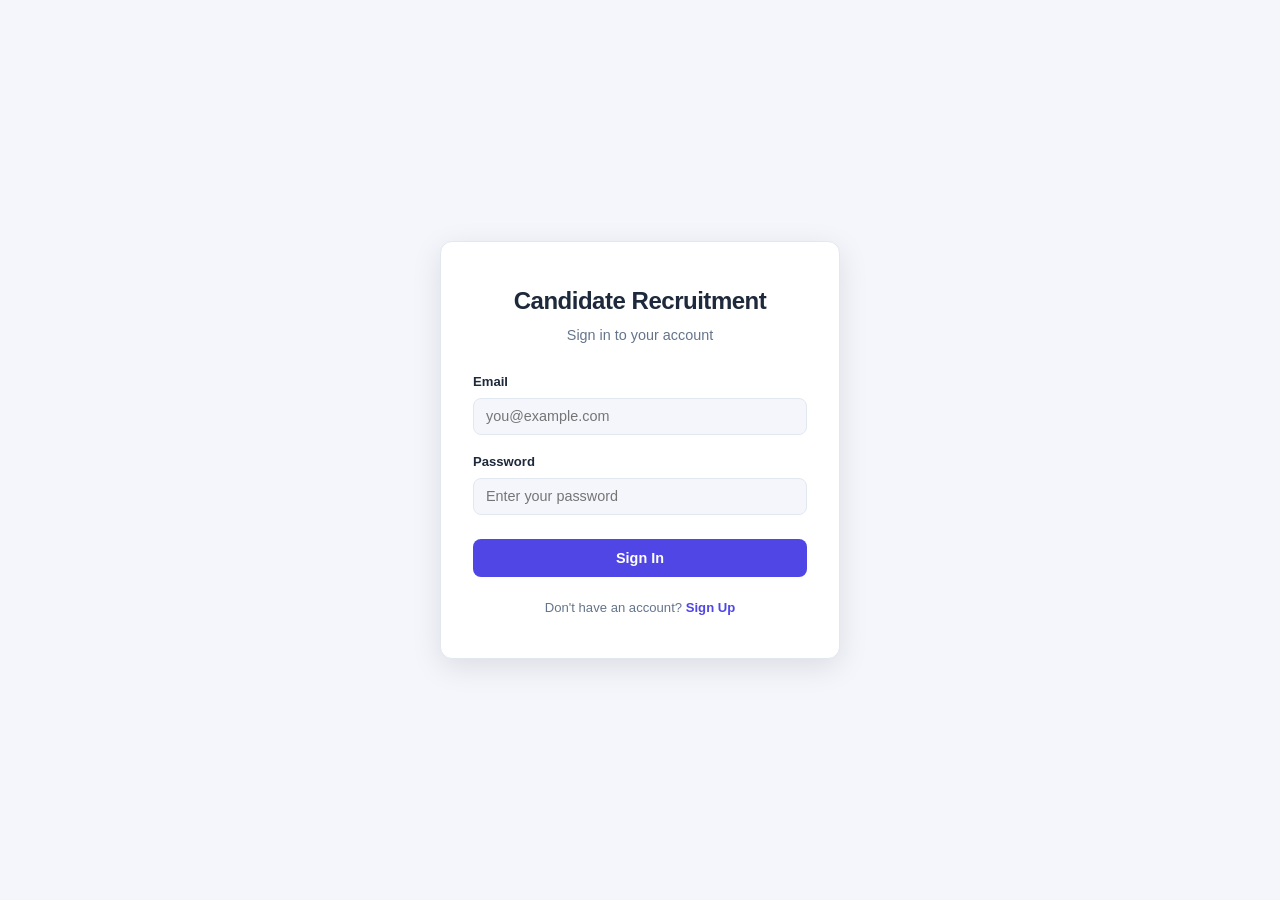
<file: frontend/index.html>
<!DOCTYPE html>
<html lang="en">

<head>
    <meta charset="UTF-8" />
    <meta name="viewport" content="width=device-width, initial-scale=1.0" />
    <title>Candidate Recruitment</title>
    <link rel="stylesheet" href="style.css" />
</head>

<body>
    <div class="container">
        <header>
            <div class="header-bar">
                <div>
                    <h1>Candidate Recruitment</h1>
                    <p class="subtitle">Evaluate candidates and schedule interviews</p>
                </div>
                <div class="user-info">
                    <span class="user-email" id="user-email"></span>
                    <button class="btn-logout" id="logout-btn">Sign Out</button>
                </div>
            </div>
        </header>

        <main>
            <!-- Step 1: Evaluate Candidates -->
            <section class="card" id="evaluate-section">
                <div class="card-header">
                    <span class="step-badge">1</span>
                    <div>
                        <h2>Evaluate Candidates</h2>
                        <p class="card-desc">Upload candidate info CSV to evaluate against the job description</p>
                    </div>
                </div>

                <!-- Inline Dashboard for Evaluation -->
                <div class="section-dashboard">
                    <div class="section-stats">
                        <div class="mini-metric-card">
                            <span class="mini-metric-value" id="eval-total">0</span>
                            <span class="mini-metric-label">Total Evaluated</span>
                        </div>
                        <div class="mini-metric-card mini-metric--success">
                            <span class="mini-metric-value" id="eval-accepted">0</span>
                            <span class="mini-metric-label">Accepted</span>
                        </div>
                        <div class="mini-metric-card mini-metric--error">
                            <span class="mini-metric-value" id="eval-rejected">0</span>
                            <span class="mini-metric-label">Rejected</span>
                        </div>
                        <div class="mini-metric-card mini-metric--info">
                            <span class="mini-metric-value" id="eval-pct">0%</span>
                            <span class="mini-metric-label">Acceptance Rate</span>
                        </div>
                    </div>
                </div>
                <div class="prev-results-panel">
                    <h4 class="prev-results-title">Previous Results</h4>
                    <div class="prev-results-table-wrap" id="eval-last-results">
                        <p class="prev-results-empty">No results yet</p>
                    </div>
                </div>

                <div class="upload-area" id="evaluate-drop">
                    <input type="file" id="evaluate-file" accept=".csv" hidden />
                    <div class="upload-icon">
                        <svg width="48" height="48" viewBox="0 0 24 24" fill="none" stroke="currentColor"
                            stroke-width="1.5" stroke-linecap="round" stroke-linejoin="round">
                            <path d="M14 2H6a2 2 0 0 0-2 2v16a2 2 0 0 0 2 2h12a2 2 0 0 0 2-2V8z" />
                            <polyline points="14 2 14 8 20 8" />
                            <line x1="12" y1="18" x2="12" y2="12" />
                            <polyline points="9 15 12 12 15 15" />
                        </svg>
                    </div>
                    <p class="upload-text">Drag & drop your <strong>candidate info CSV</strong> here</p>
                    <p class="upload-hint">or click to browse &middot; .csv only</p>
                    <p class="file-name" id="evaluate-file-name"></p>
                </div>

                <div class="form-group" style="margin-top:1.25rem">
                    <label for="jd-input">Job Description</label>
                    <textarea id="jd-input" rows="6" placeholder="Paste the job description for this role…"></textarea>
                </div>

                <div class="form-group">
                    <label for="test-link-input">Assessment Test Link</label>
                    <input type="url" id="test-link-input" placeholder="https://your-test-platform.com/start?token=…" />
                </div>

                <div class="card-actions">
                    <button class="btn btn-secondary" id="eval-refresh-btn">
                        <span class="btn-text">Refresh Results</span>
                    </button>
                    <button class="btn btn-primary" id="evaluate-btn" disabled>
                        <span class="btn-text">Evaluate</span>
                        <span class="btn-loader" hidden></span>
                    </button>
                </div>
            </section>

            <!-- Step 2: Schedule Interviews -->
            <section class="card" id="schedule-section">
                <div class="card-header">
                    <span class="step-badge">2</span>
                    <div>
                        <h2>Schedule Interviews</h2>
                        <p class="card-desc">Upload test results CSV to schedule interviews for qualified candidates</p>
                    </div>
                </div>

                <!-- Inline Dashboard for Scheduling -->
                <div class="section-dashboard">
                    <div class="section-stats">
                        <div class="mini-metric-card">
                            <span class="mini-metric-value" id="sched-total">0</span>
                            <span class="mini-metric-label">Total Processed</span>
                        </div>
                        <div class="mini-metric-card mini-metric--success">
                            <span class="mini-metric-value" id="sched-scheduled">0</span>
                            <span class="mini-metric-label">Scheduled</span>
                        </div>
                        <div class="mini-metric-card mini-metric--error">
                            <span class="mini-metric-value" id="sched-rejected">0</span>
                            <span class="mini-metric-label">Rejected</span>
                        </div>
                        <div class="mini-metric-card mini-metric--info">
                            <span class="mini-metric-value" id="sched-pct">0%</span>
                            <span class="mini-metric-label">Acceptance Rate</span>
                        </div>
                    </div>
                </div>
                <div class="prev-results-panel">
                    <h4 class="prev-results-title">Previous Results</h4>
                    <div class="prev-results-table-wrap" id="sched-last-results">
                        <p class="prev-results-empty">No results yet</p>
                    </div>
                </div>

                <div class="upload-area" id="schedule-drop">
                    <input type="file" id="schedule-file" accept=".csv" hidden />
                    <div class="upload-icon">
                        <svg width="48" height="48" viewBox="0 0 24 24" fill="none" stroke="currentColor"
                            stroke-width="1.5" stroke-linecap="round" stroke-linejoin="round">
                            <rect x="3" y="4" width="18" height="18" rx="2" ry="2" />
                            <line x1="16" y1="2" x2="16" y2="6" />
                            <line x1="8" y1="2" x2="8" y2="6" />
                            <line x1="3" y1="10" x2="21" y2="10" />
                        </svg>
                    </div>
                    <p class="upload-text">Drag & drop your <strong>test results CSV</strong> here</p>
                    <p class="upload-hint">or click to browse &middot; .csv only</p>
                    <p class="file-name" id="schedule-file-name"></p>
                </div>

                <div class="schedule-options">
                    <div class="form-group">
                        <label for="interview-date">Interview Date</label>
                        <input type="date" id="interview-date" />
                    </div>
                    <div class="form-group">
                        <label for="interview-start-time">Start Time</label>
                        <input type="time" id="interview-start-time" value="11:30" />
                    </div>
                    <div class="form-group">
                        <label for="interview-duration">Duration (min)</label>
                        <select id="interview-duration">
                            <option value="15">15</option>
                            <option value="30" selected>30</option>
                            <option value="45">45</option>
                            <option value="60">60</option>
                        </select>
                    </div>
                    <div class="form-group">
                        <label for="interview-gap">Gap (min)</label>
                        <select id="interview-gap">
                            <option value="5" selected>5</option>
                            <option value="10">10</option>
                            <option value="15">15</option>
                            <option value="20">20</option>
                        </select>
                    </div>
                </div>

                <div class="card-actions">
                    <button class="btn btn-secondary" id="sched-refresh-btn">
                        <span class="btn-text">Refresh Results</span>
                    </button>
                    <button class="btn btn-primary" id="schedule-btn" disabled>
                        <span class="btn-text">Schedule Interviews</span>
                        <span class="btn-loader" hidden></span>
                    </button>
                </div>
            </section>

            <!-- Settings -->
            <section class="card" id="settings-section">
                <div class="card-header">
                    <span class="step-badge">&#9881;</span>
                    <div>
                        <h2>Settings</h2>
                        <p class="card-desc">Configure vacancy count and other preferences</p>
                    </div>
                </div>
                <div class="settings-row">
                    <div class="form-group">
                        <label for="vacancy-count">Vacancy Count</label>
                        <input type="number" id="vacancy-count" min="1" value="10" />
                    </div>
                    <button class="btn btn-primary" id="save-settings-btn">
                        <span class="btn-text">Save</span>
                        <span class="btn-loader" hidden></span>
                    </button>
                </div>
            </section>
        </main>

        <footer>
            <p>Candidate Recruitment System &copy; 2026</p>
        </footer>
    </div>

    <script src="app.js"></script>
</body>

</html>
</file>
<file: frontend/style.css>
/* ── Reset & Base ─────────────────────────────────────────────────────────── */
*,
*::before,
*::after {
  margin: 0;
  padding: 0;
  box-sizing: border-box;
}

:root {
  --clr-bg: #f4f6fb;
  --clr-surface: #ffffff;
  --clr-primary: #4f46e5;
  --clr-primary-hover: #4338ca;
  --clr-primary-light: #eef2ff;
  --clr-text: #1e293b;
  --clr-text-muted: #64748b;
  --clr-border: #e2e8f0;
  --clr-success: #16a34a;
  --clr-success-bg: #f0fdf4;
  --clr-error: #dc2626;
  --clr-error-bg: #fef2f2;
  --clr-warning: #d97706;
  --clr-warning-bg: #fffbeb;
  --radius: 12px;
  --shadow-sm: 0 1px 2px rgba(0, 0, 0, 0.05);
  --shadow-md: 0 4px 12px rgba(0, 0, 0, 0.08);
  --shadow-lg: 0 8px 30px rgba(0, 0, 0, 0.1);
  --transition: 0.2s ease;
}

body {
  font-family: -apple-system, BlinkMacSystemFont, "Segoe UI", Roboto,
    "Helvetica Neue", Arial, sans-serif;
  background: var(--clr-bg);
  color: var(--clr-text);
  line-height: 1.6;
  min-height: 100vh;
}

/* ── Layout ──────────────────────────────────────────────────────────────── */
.container {
  max-width: 960px;
  margin: 0 auto;
  padding: 2rem 1.25rem 3rem;
}

header {
  text-align: center;
  margin-bottom: 2.5rem;
}

header h1 {
  font-size: 1.85rem;
  font-weight: 700;
  letter-spacing: -0.02em;
  color: var(--clr-text);
}

.subtitle {
  color: var(--clr-text-muted);
  font-size: 0.95rem;
  margin-top: 0.25rem;
}

footer {
  text-align: center;
  margin-top: 3rem;
  color: var(--clr-text-muted);
  font-size: 0.8rem;
}

/* ── Section Dashboard (inline per-section) ──────────────────────────────── */
.section-dashboard {
  display: flex;
  gap: 1rem;
  margin-bottom: 1rem;
  padding: 1rem;
  background: var(--clr-bg);
  border: 1px solid var(--clr-border);
  border-radius: var(--radius);
}

.section-stats {
  display: grid;
  grid-template-columns: repeat(4, 1fr);
  gap: 0.5rem;
  width: 100%;
}

.mini-metric-card {
  background: var(--clr-surface);
  border: 1px solid var(--clr-border);
  border-radius: 8px;
  padding: 0.65rem 0.75rem;
  text-align: center;
  transition: transform var(--transition), box-shadow var(--transition);
}

.mini-metric-card:hover {
  transform: translateY(-1px);
  box-shadow: var(--shadow-sm);
}

.mini-metric-value {
  display: block;
  font-size: 1.2rem;
  font-weight: 700;
  line-height: 1.2;
}

.mini-metric-label {
  display: block;
  font-size: 0.65rem;
  color: var(--clr-text-muted);
  margin-top: 0.15rem;
  text-transform: uppercase;
  letter-spacing: 0.04em;
  font-weight: 500;
}

.mini-metric--success .mini-metric-value { color: var(--clr-success); }
.mini-metric--error   .mini-metric-value { color: var(--clr-error); }
.mini-metric--info    .mini-metric-value { color: #6366f1; }

.mini-metric--success { border-left: 3px solid var(--clr-success); }
.mini-metric--error   { border-left: 3px solid var(--clr-error); }
.mini-metric--info    { border-left: 3px solid #6366f1; }

/* ── Previous Results Panel (scrollable table) ─────────────────────────── */
.prev-results-panel {
  width: 100%;
  background: var(--clr-surface);
  border: 1px solid var(--clr-border);
  border-radius: var(--radius);
  padding: 1rem 1.25rem;
  margin-bottom: 1.25rem;
}

.prev-results-title {
  font-size: 0.85rem;
  font-weight: 600;
  color: var(--clr-text-muted);
  text-transform: uppercase;
  letter-spacing: 0.04em;
  margin-bottom: 0.75rem;
  padding-bottom: 0.4rem;
  border-bottom: 1px solid var(--clr-border);
}

.prev-results-table-wrap {
  max-height: 320px;
  overflow-y: auto;
  overflow-x: auto;
}

.prev-results-table {
  width: 100%;
  border-collapse: collapse;
  font-size: 0.82rem;
  min-width: 500px;
}

.prev-results-table th,
.prev-results-table td {
  text-align: left;
  padding: 0.55rem 0.75rem;
  border-bottom: 1px solid var(--clr-border);
  white-space: nowrap;
}

.prev-results-table th {
  font-weight: 600;
  color: var(--clr-text-muted);
  font-size: 0.75rem;
  text-transform: uppercase;
  letter-spacing: 0.04em;
  background: var(--clr-bg);
  position: sticky;
  top: 0;
  z-index: 1;
}

.prev-results-table td.reason-cell {
  white-space: normal;
  max-width: 220px;
  word-break: break-word;
}

.prev-results-table tbody tr:hover {
  background: var(--clr-primary-light);
}

.prev-results-table a {
  color: var(--clr-primary);
  text-decoration: none;
  font-weight: 500;
}

.prev-results-table a:hover {
  text-decoration: underline;
}

.prev-results-empty {
  color: var(--clr-text-muted);
  font-size: 0.85rem;
  font-style: italic;
  padding: 1rem 0;
  text-align: center;
}

/* ── Scheduling Options Row ──────────────────────────────────────────────── */
.schedule-options {
  display: grid;
  grid-template-columns: repeat(4, 1fr);
  gap: 0.75rem;
  margin-top: 1.25rem;
  padding: 1rem;
  background: var(--clr-bg);
  border: 1px solid var(--clr-border);
  border-radius: var(--radius);
}

.schedule-options .form-group {
  margin-bottom: 0;
}

.schedule-options select {
  width: 100%;
  padding: 0.6rem 0.75rem;
  font-size: 0.9rem;
  border: 1px solid var(--clr-border);
  border-radius: 8px;
  background: var(--clr-surface);
  color: var(--clr-text);
  outline: none;
  transition: border-color var(--transition), box-shadow var(--transition);
  cursor: pointer;
}

.schedule-options select:focus {
  border-color: var(--clr-primary);
  box-shadow: 0 0 0 3px rgba(79, 70, 229, 0.12);
}

/* ── Warning Banner ──────────────────────────────────────────────────────── */
.warning-banner {
  background: var(--clr-warning-bg);
  color: var(--clr-warning);
  padding: 0.75rem 1rem;
  border-radius: 8px;
  font-size: 0.85rem;
  font-weight: 500;
}

/* ── Card ────────────────────────────────────────────────────────────────── */
.card {
  background: var(--clr-surface);
  border: 1px solid var(--clr-border);
  border-radius: var(--radius);
  padding: 1.75rem;
  margin-bottom: 1.5rem;
  box-shadow: var(--shadow-sm);
  transition: box-shadow var(--transition);
}

.card:hover {
  box-shadow: var(--shadow-md);
}

.card-header {
  display: flex;
  align-items: flex-start;
  gap: 1rem;
  margin-bottom: 1.25rem;
}

.step-badge {
  display: inline-flex;
  align-items: center;
  justify-content: center;
  width: 32px;
  height: 32px;
  border-radius: 50%;
  background: var(--clr-primary);
  color: #fff;
  font-size: 0.85rem;
  font-weight: 700;
  flex-shrink: 0;
  margin-top: 2px;
}

.card-header h2 {
  font-size: 1.15rem;
  font-weight: 600;
}

.card-desc {
  font-size: 0.85rem;
  color: var(--clr-text-muted);
  margin-top: 0.15rem;
}

/* ── Upload Area ─────────────────────────────────────────────────────────── */
.upload-area {
  border: 2px dashed var(--clr-border);
  border-radius: var(--radius);
  padding: 2rem 1.5rem;
  text-align: center;
  cursor: pointer;
  transition: border-color var(--transition), background var(--transition);
}

.upload-area:hover,
.upload-area.drag-over {
  border-color: var(--clr-primary);
  background: var(--clr-primary-light);
}

.upload-area.has-file {
  border-color: var(--clr-success);
  background: var(--clr-success-bg);
}

.upload-icon {
  color: var(--clr-text-muted);
  margin-bottom: 0.75rem;
  transition: color var(--transition);
}

.upload-area:hover .upload-icon,
.upload-area.drag-over .upload-icon {
  color: var(--clr-primary);
}

.upload-area.has-file .upload-icon {
  color: var(--clr-success);
}

.upload-text {
  font-size: 0.95rem;
  color: var(--clr-text);
}

.upload-hint {
  font-size: 0.8rem;
  color: var(--clr-text-muted);
  margin-top: 0.25rem;
}

.file-name {
  margin-top: 0.5rem;
  font-size: 0.85rem;
  font-weight: 600;
  color: var(--clr-success);
  word-break: break-all;
}

/* ── Actions ─────────────────────────────────────────────────────────────── */
.card-actions {
  display: flex;
  align-items: center;
  justify-content: space-between;
  margin-top: 1.25rem;
  gap: 1rem;
  flex-wrap: wrap;
}

/* ── Toggle Switch ───────────────────────────────────────────────────────── */
.toggle-label {
  display: inline-flex;
  align-items: center;
  gap: 0.6rem;
  font-size: 0.82rem;
  color: var(--clr-text-muted);
  cursor: pointer;
  user-select: none;
}

.toggle-label input {
  display: none;
}

.toggle-switch {
  position: relative;
  width: 36px;
  height: 20px;
  background: var(--clr-border);
  border-radius: 10px;
  flex-shrink: 0;
  transition: background var(--transition);
}

.toggle-switch::after {
  content: "";
  position: absolute;
  top: 2px;
  left: 2px;
  width: 16px;
  height: 16px;
  background: #fff;
  border-radius: 50%;
  transition: transform var(--transition);
  box-shadow: var(--shadow-sm);
}

.toggle-label input:checked + .toggle-switch {
  background: var(--clr-primary);
}

.toggle-label input:checked + .toggle-switch::after {
  transform: translateX(16px);
}

/* ── Button ──────────────────────────────────────────────────────────────── */
.btn {
  display: inline-flex;
  align-items: center;
  gap: 0.5rem;
  padding: 0.6rem 1.4rem;
  font-size: 0.9rem;
  font-weight: 600;
  border: none;
  border-radius: 8px;
  cursor: pointer;
  transition: background var(--transition), opacity var(--transition);
  flex-shrink: 0;
}

.btn-primary {
  background: var(--clr-primary);
  color: #fff;
}

.btn-primary:hover:not(:disabled) {
  background: var(--clr-primary-hover);
}

.btn-secondary {
  background: var(--clr-surface);
  color: var(--clr-primary);
  border: 1px solid var(--clr-primary);
}

.btn-secondary:hover:not(:disabled) {
  background: var(--clr-primary-light);
}

.btn:disabled {
  opacity: 0.45;
  cursor: not-allowed;
}

.btn-loader {
  width: 16px;
  height: 16px;
  border: 2px solid rgba(255, 255, 255, 0.3);
  border-top-color: #fff;
  border-radius: 50%;
  animation: spin 0.6s linear infinite;
}

@keyframes spin {
  to { transform: rotate(360deg); }
}

/* ── Results ─────────────────────────────────────────────────────────────── */
.results {
  margin-top: 1.5rem;
  border-top: 1px solid var(--clr-border);
  padding-top: 1.25rem;
}

.results-summary {
  display: flex;
  gap: 0.75rem;
  flex-wrap: wrap;
  margin-bottom: 1rem;
}

.stat {
  display: flex;
  align-items: center;
  gap: 0.4rem;
  padding: 0.35rem 0.75rem;
  border-radius: 20px;
  font-size: 0.8rem;
  font-weight: 600;
}

.stat--total {
  background: var(--clr-primary-light);
  color: var(--clr-primary);
}

.stat--success {
  background: var(--clr-success-bg);
  color: var(--clr-success);
}

.stat--error {
  background: var(--clr-error-bg);
  color: var(--clr-error);
}

.stat--warning {
  background: var(--clr-warning-bg);
  color: var(--clr-warning);
}

/* ── Result Table ────────────────────────────────────────────────────────── */
.result-table-wrap {
  overflow-x: auto;
  margin-top: 0.75rem;
}

.result-table {
  width: 100%;
  border-collapse: collapse;
  font-size: 0.82rem;
}

.result-table th,
.result-table td {
  text-align: left;
  padding: 0.55rem 0.75rem;
  border-bottom: 1px solid var(--clr-border);
}

.result-table th {
  font-weight: 600;
  color: var(--clr-text-muted);
  font-size: 0.75rem;
  text-transform: uppercase;
  letter-spacing: 0.04em;
  background: var(--clr-bg);
  position: sticky;
  top: 0;
}

.result-table tbody tr:hover {
  background: var(--clr-primary-light);
}

.badge {
  display: inline-block;
  padding: 0.15rem 0.55rem;
  border-radius: 10px;
  font-size: 0.72rem;
  font-weight: 700;
  text-transform: uppercase;
  letter-spacing: 0.03em;
}

.badge--yes { background: var(--clr-success-bg); color: var(--clr-success); }
.badge--no  { background: var(--clr-error-bg); color: var(--clr-error); }
.badge--err { background: var(--clr-warning-bg); color: var(--clr-warning); }

/* ── Error Banner ────────────────────────────────────────────────────────── */
.error-banner {
  background: var(--clr-error-bg);
  color: var(--clr-error);
  padding: 0.75rem 1rem;
  border-radius: 8px;
  font-size: 0.85rem;
  font-weight: 500;
}

/* ── Auth Page ────────────────────────────────────────────────────────────── */
.auth-wrapper {
  min-height: 100vh;
  display: flex;
  align-items: center;
  justify-content: center;
  padding: 1.5rem;
}

.auth-card {
  background: var(--clr-surface);
  border: 1px solid var(--clr-border);
  border-radius: var(--radius);
  padding: 2.5rem 2rem;
  width: 100%;
  max-width: 400px;
  box-shadow: var(--shadow-lg);
}

.auth-title {
  font-size: 1.5rem;
  font-weight: 700;
  text-align: center;
  letter-spacing: -0.02em;
  margin-bottom: 0.25rem;
}

.auth-subtitle {
  text-align: center;
  font-size: 0.9rem;
  color: var(--clr-text-muted);
  margin-bottom: 1.5rem;
}

.form-group {
  margin-bottom: 1rem;
}

.form-group label {
  display: block;
  font-size: 0.82rem;
  font-weight: 600;
  color: var(--clr-text);
  margin-bottom: 0.35rem;
}

.form-group input,
.form-group textarea {
  width: 100%;
  padding: 0.6rem 0.75rem;
  font-size: 0.9rem;
  border: 1px solid var(--clr-border);
  border-radius: 8px;
  background: var(--clr-bg);
  color: var(--clr-text);
  outline: none;
  transition: border-color var(--transition), box-shadow var(--transition);
}

.form-group textarea {
  resize: vertical;
  font-family: inherit;
  line-height: 1.5;
}

.form-group input:focus,
.form-group textarea:focus {
  border-color: var(--clr-primary);
  box-shadow: 0 0 0 3px rgba(79, 70, 229, 0.12);
}

.auth-btn {
  width: 100%;
  justify-content: center;
  margin-top: 0.5rem;
  padding: 0.7rem;
}

.auth-error {
  background: var(--clr-error-bg);
  color: var(--clr-error);
  padding: 0.6rem 0.85rem;
  border-radius: 8px;
  font-size: 0.82rem;
  font-weight: 500;
  margin-bottom: 1rem;
  text-align: center;
}

.auth-toggle {
  text-align: center;
  margin-top: 1.25rem;
  font-size: 0.82rem;
  color: var(--clr-text-muted);
}

.auth-toggle a {
  color: var(--clr-primary);
  font-weight: 600;
  text-decoration: none;
}

.auth-toggle a:hover {
  text-decoration: underline;
}

/* ── Header bar with logout ──────────────────────────────────────────────── */
.header-bar {
  display: flex;
  align-items: center;
  justify-content: space-between;
}

.user-info {
  display: flex;
  align-items: center;
  gap: 0.75rem;
}

.user-email {
  font-size: 0.82rem;
  color: var(--clr-text-muted);
}

.btn-logout {
  background: none;
  border: 1px solid var(--clr-border);
  color: var(--clr-text-muted);
  padding: 0.35rem 0.85rem;
  font-size: 0.78rem;
  font-weight: 600;
  border-radius: 6px;
  cursor: pointer;
  transition: background var(--transition), color var(--transition);
}

.btn-logout:hover {
  background: var(--clr-error-bg);
  color: var(--clr-error);
  border-color: var(--clr-error);
}

/* ── Live Results Panel (Supabase Realtime) ──────────────────────────────── */
.live-results-panel {
  margin-top: 1.5rem;
  border: 1px solid var(--clr-primary);
  border-radius: var(--radius);
  padding: 1rem 1.25rem;
  background: var(--clr-primary-light);
}

.live-results-header {
  display: flex;
  align-items: center;
  justify-content: space-between;
  margin-bottom: 0.75rem;
}

.live-results-title {
  display: flex;
  align-items: center;
  gap: 0.5rem;
  font-size: 0.9rem;
  font-weight: 600;
  color: var(--clr-primary);
}

.live-results-progress {
  font-size: 0.82rem;
  font-weight: 600;
  color: var(--clr-primary);
}

.live-results-table-wrap {
  max-height: 360px;
  overflow-y: auto;
  overflow-x: auto;
  background: var(--clr-surface);
  border-radius: 8px;
  border: 1px solid var(--clr-border);
}

.pulse-dot {
  display: inline-block;
  width: 10px;
  height: 10px;
  border-radius: 50%;
  background: var(--clr-primary);
  animation: pulse 1.4s ease-in-out infinite;
}

@keyframes pulse {
  0%, 100% { opacity: 1; transform: scale(1); }
  50% { opacity: 0.4; transform: scale(0.85); }
}

/* ── Settings Section ────────────────────────────────────────────────────── */
.settings-row {
  display: flex;
  align-items: flex-end;
  gap: 1rem;
  flex-wrap: wrap;
}

.settings-row .form-group {
  flex: 0 0 auto;
  min-width: 140px;
  margin-bottom: 0;
}

.settings-row .btn {
  margin-bottom: 0;
}

/* ── Responsive ──────────────────────────────────────────────────────────── */
@media (max-width: 520px) {
  .container { padding: 1.25rem 1rem 2rem; }
  header h1  { font-size: 1.4rem; }
  .card      { padding: 1.25rem; }
  .card-actions {
    flex-direction: column;
    align-items: stretch;
  }
  .btn { justify-content: center; }
  .section-dashboard { flex-direction: column; }
  .section-stats { grid-template-columns: repeat(2, 1fr); }
  .prev-results-table-wrap { max-height: 240px; }
  .schedule-options { grid-template-columns: repeat(2, 1fr); }
  .auth-card { padding: 1.75rem 1.25rem; }
  .header-bar { flex-direction: column; gap: 0.5rem; }
}
</file>
